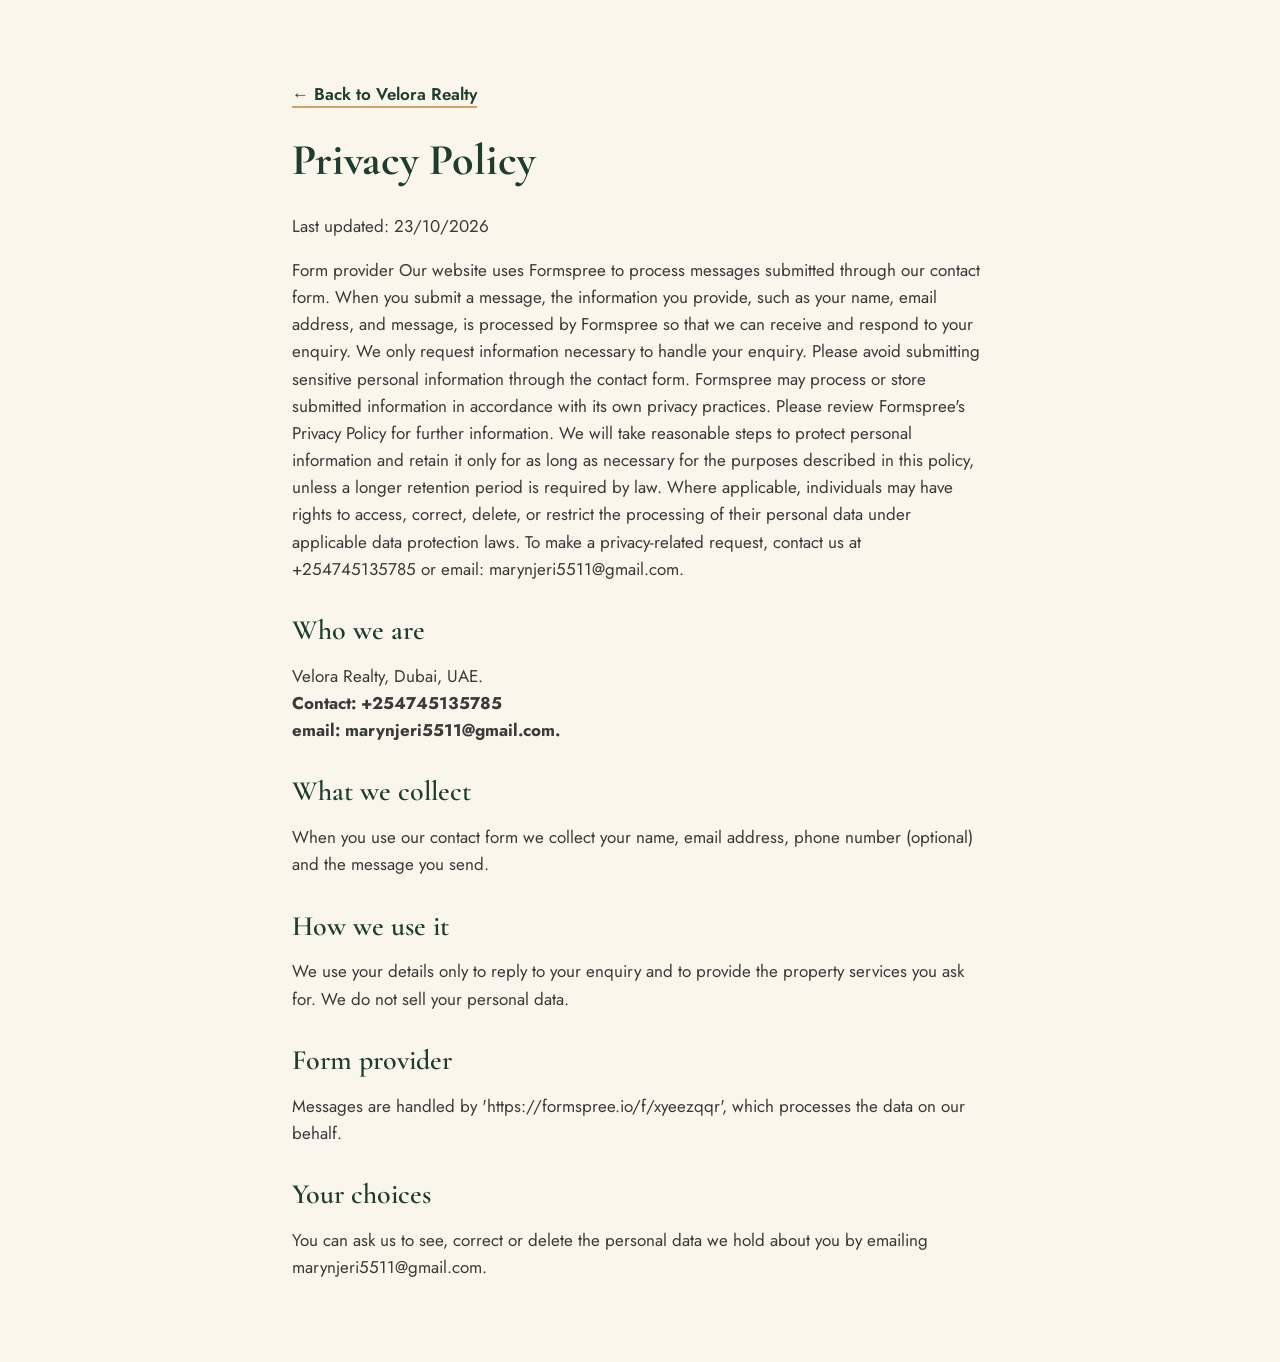
<file: privacy.html>
<!doctype html>
<html lang="en">
<head>
<meta charset="utf-8">
<meta name="viewport" content="width=device-width, initial-scale=1">
<title>Privacy Policy | Velora Realty</title>
<meta name="robots" content="noindex">
<link rel="icon" href="images/favicon.svg" type="image/svg+xml">
<link href="https://fonts.googleapis.com/css2?family=Cormorant+Garamond:wght@500;600;700&family=Jost:wght@400;500;600&display=swap" rel="stylesheet">
<link rel="stylesheet" href="style.css">
</head>
<body>
<div class="legal-page">
  <p><a href="index.html" class="link">&larr; Back to Velora Realty</a></p>
  <h1 class="serif">Privacy Policy</h1>
  <p>Last updated: 23/10/2026</p>
  <p>Form provider

Our website uses Formspree to process messages submitted through our contact form. When you submit a message, the information you provide, such as your name, email address, and message, is processed by Formspree so that we can receive and respond to your enquiry.

We only request information necessary to handle your enquiry. Please avoid submitting sensitive personal information through the contact form.

Formspree may process or store submitted information in accordance with its own privacy practices. Please review Formspree's Privacy Policy for further information.

We will take reasonable steps to protect personal information and retain it only for as long as necessary for the purposes described in this policy, unless a longer retention period is required by law.

Where applicable, individuals may have rights to access, correct, delete, or restrict the processing of their personal data under applicable data protection laws. To make a privacy-related request, contact us at +254745135785 or email: marynjeri5511@gmail.com.</p>

  <h2 class="serif">Who we are</h2>
  <p>Velora Realty, Dubai, UAE. <br> <b>Contact: +254745135785 <br>email: marynjeri5511@gmail.com.</b></p>

  <h2 class="serif">What we collect</h2>
  <p>When you use our contact form we collect your name, email address, phone number (optional) and the message you send.</p>

  <h2 class="serif">How we use it</h2>
  <p>We use your details only to reply to your enquiry and to provide the property services you ask for. We do not sell your personal data.</p>

  <h2 class="serif">Form provider</h2>
  <p>Messages are handled by 'https://formspree.io/f/xyeezqqr', which processes the data on our behalf.</p>

  <h2 class="serif">Your choices</h2>
  <p>You can ask us to see, correct or delete the personal data we hold about you by emailing marynjeri5511@gmail.com.</p>
</div>
</body>
</html>
</file>
<file: style.css>
:root{
  --green:#1E3D2F;
  --green-light:#2A5240;
  --ivory:#FAF6EC;
  --sand:#EFE7D1;
  --line:#E4DCC5;
  --charcoal:#2B2B2B;
  --gold:#C9A961;
  --muted:#4A4A4A;
}
*{box-sizing:border-box}
html{scroll-behavior:smooth}
body{margin:0;background:var(--ivory);color:var(--charcoal);font-family:'Jost',sans-serif;font-size:17px;line-height:1.6}
a{color:inherit;text-decoration:none}
a:hover{text-decoration:underline}
button,input,select,textarea{font:inherit}
.container{max-width:1280px;margin:0 auto;padding:0 32px}
h1,h2,.serif{font-family:'Cormorant Garamond',serif}
h2{margin:0;font-weight:600;font-size:44px;line-height:1.1;color:var(--green)}
.eyebrow{font-size:15px;font-weight:500;letter-spacing:.22em;text-transform:uppercase;color:var(--green)}
.eyebrow.gold{color:var(--gold)}
.btn{display:inline-block;border:0;cursor:pointer;font-weight:600;font-size:17px;padding:15px 34px;background:var(--gold);color:var(--charcoal)}
.btn.dark{background:var(--green);color:var(--ivory)}
.link{font-weight:600;color:var(--green);border-bottom:2px solid var(--gold)}

.topbar{background:var(--green);color:#F3EBD3;font-size:15px}
.topbar .container{display:flex;flex-wrap:wrap;justify-content:space-between;gap:8px;padding-top:10px;padding-bottom:10px}
.nav{border-bottom:1px solid var(--line)}
.nav .container{display:flex;flex-wrap:wrap;align-items:center;justify-content:space-between;gap:16px;padding-top:18px;padding-bottom:18px}
.logo{display:flex;align-items:center;gap:12px;color:var(--green)}
.logo-text{display:flex;flex-direction:column;line-height:1.1}
.logo-text b{font-family:'Cormorant Garamond',serif;font-size:28px;letter-spacing:.04em}
.logo-text span{font-size:12px;letter-spacing:.32em;font-weight:500}
.nav nav{display:flex;flex-wrap:wrap;align-items:center;gap:28px;font-weight:500}
.nav .cta{background:var(--gold);padding:12px 26px;font-weight:600}

.hero{position:relative;overflow:hidden;background:var(--green)}
.hero-art{position:absolute;inset:0;width:100%;height:100%;opacity:.5}
.hero .container{position:relative;display:flex;flex-direction:column;gap:28px;padding-top:88px;padding-bottom:96px}
.hero h1{margin:0;max-width:760px;font-weight:600;font-size:60px;line-height:1.08;color:var(--ivory)}
.hero p{margin:0;max-width:600px;font-size:19px;color:var(--line)}
.search{background:var(--ivory);padding:24px;display:flex;flex-direction:column;gap:18px;max-width:1040px}
.tabs{display:flex;gap:8px}
.tab{min-height:44px;padding:10px 30px;border:1px solid #B8AE92;background:#fff;color:var(--charcoal);font-weight:600;cursor:pointer}
.tab[aria-pressed="true"]{background:var(--green);color:var(--ivory);border-color:var(--green)}
.fields{display:flex;flex-wrap:wrap;gap:14px;align-items:flex-end}
.field{display:flex;flex-direction:column;gap:6px;flex:1 1 170px}
.field.wide{flex:2 1 220px}
.field label{font-size:15px;font-weight:500}
.field input,.field select,.field textarea{width:100%;border:1px solid #B8AE92;background:#fff;color:var(--charcoal);padding:0 14px;height:52px}
.field textarea{height:auto;padding:12px 14px;resize:vertical}

.section{padding:80px 0 48px}
.head{display:flex;flex-wrap:wrap;align-items:flex-end;justify-content:space-between;gap:16px;margin-bottom:32px}
.head > div{display:flex;flex-direction:column;gap:8px}
.grid{display:grid;grid-template-columns:repeat(auto-fill,minmax(300px,1fr));gap:28px}
.card{background:#fff;border:1px solid var(--line);display:flex;flex-direction:column}
.card-img{position:relative;height:230px;overflow:hidden}
.card-img svg.sky{position:absolute;inset:0;width:100%;height:100%}
.badge{position:absolute;left:16px;top:16px;background:var(--green);color:var(--ivory);padding:5px 14px;font-size:14px;font-weight:500}
.save{position:absolute;right:8px;top:8px;width:44px;height:44px;border:0;background:transparent;cursor:pointer;display:flex;align-items:center;justify-content:center}
.save path{fill:none;stroke:var(--green);stroke-width:2;stroke-linejoin:round}
.save[aria-pressed="true"] path{fill:var(--gold)}
.card-body{padding:24px;display:flex;flex-direction:column;gap:6px}
.price{font-family:'Cormorant Garamond',serif;font-weight:700;font-size:30px;color:var(--green)}
.card-title{font-weight:600;font-size:18px}
.card-meta{display:flex;gap:20px;margin-top:8px;padding-top:14px;border-top:1px solid var(--line);color:var(--muted);font-size:16px}
.muted{color:var(--muted)}


.sell{background:var(--green);margin-top:32px}
.sell .container{display:flex;flex-wrap:wrap;align-items:center;gap:48px;padding-top:80px;padding-bottom:80px}
.sell .col{flex:1 1 380px;display:flex;flex-direction:column;gap:18px}
.sell h2{color:var(--ivory)}
.sell p{margin:0;color:var(--line);font-size:18px}
.step{display:flex;gap:18px;align-items:flex-start}
.step .num{flex:none;width:44px;height:44px;border:1px solid var(--gold);color:var(--gold);display:flex;align-items:center;justify-content:center;font-family:'Cormorant Garamond',serif;font-size:22px;font-weight:700}
.step b{display:block;color:var(--ivory);font-size:18px}
.step span{color:var(--line)}


.agent{background:#fff;border:1px solid var(--line);padding:28px;display:flex;flex-direction:column;align-items:flex-start;gap:6px}
.avatar{width:84px;height:84px;border-radius:50%;background:var(--green);color:var(--gold);display:flex;align-items:center;justify-content:center;font-family:'Cormorant Garamond',serif;font-weight:700;font-size:30px;margin-bottom:12px}
.agent b{font-size:19px}
.agent .link{margin-top:12px}
.grid.agents{grid-template-columns:repeat(auto-fill,minmax(250px,1fr))}


.about{display:flex;flex-wrap:wrap;gap:56px;align-items:center;padding-top:72px;padding-bottom:72px}
.about-img{flex:1 1 380px;height:380px;background:var(--line);position:relative;overflow:hidden}
.about-img svg{position:absolute;inset:0;width:100%;height:100%}
.about-text{flex:1 1 440px;display:flex;flex-direction:column;gap:18px}
.about-text p{margin:0;color:#3A3A3A}


.contact{background:var(--sand)}
.contact .container{display:flex;flex-wrap:wrap;gap:56px;padding-top:80px;padding-bottom:80px}
.contact .info{flex:1 1 340px;display:flex;flex-direction:column;gap:18px}
.contact .info p{margin:0;color:#3A3A3A}
.form{flex:1 1 440px;background:var(--ivory);padding:32px;display:flex;flex-direction:column;gap:18px}
.form .row{display:flex;flex-wrap:wrap;gap:16px}
.form .row .field{flex:1 1 200px}
.form .btn{width:100%}
.thanks{margin:0;color:var(--green);font-weight:600}

footer{background:var(--green);color:var(--line)}
footer .container{display:flex;flex-wrap:wrap;justify-content:space-between;gap:48px;padding-top:56px;padding-bottom:32px}
footer .brand{flex:1 1 280px;display:flex;flex-direction:column;gap:10px}
footer .brand b{font-family:'Cormorant Garamond',serif;font-size:30px;letter-spacing:.04em;color:var(--ivory)}
footer .brand b small{font-size:14px;letter-spacing:.32em;color:var(--gold)}
footer .cols{display:flex;flex-wrap:wrap;gap:64px}
footer .col{display:flex;flex-direction:column;gap:8px}
footer .col h3{margin:0;font-size:17px;color:var(--gold)}
footer .legal{padding-bottom:32px;font-size:15px;color:#C9C1A8}

@media (max-width:640px){
  .hero h1{font-size:40px}
  h2{font-size:34px}
  .container{padding:0 20px}
}

.skip{position:absolute;left:-9999px;top:0;background:var(--gold);color:var(--charcoal);padding:12px 20px;font-weight:600;z-index:10}
.skip:focus{left:0}
.card-img img.photo{position:absolute;inset:0;width:100%;height:100%;object-fit:cover}
.avatar{position:relative;overflow:hidden}
.avatar img{position:absolute;inset:0;width:100%;height:100%;object-fit:cover}
a:focus-visible,button:focus-visible,input:focus-visible,select:focus-visible,textarea:focus-visible{outline:3px solid var(--gold);outline-offset:2px}
.thanks.error{color:#9B2C2C}
.legal-page{max-width:760px;margin:0 auto;padding:64px 32px}
.legal-page h1{font-size:44px;margin:0 0 8px;color:var(--green)}
.legal-page h2{font-size:28px;margin:32px 0 8px}
.legal-page p,.legal-page li{color:#3A3A3A}
</file>
